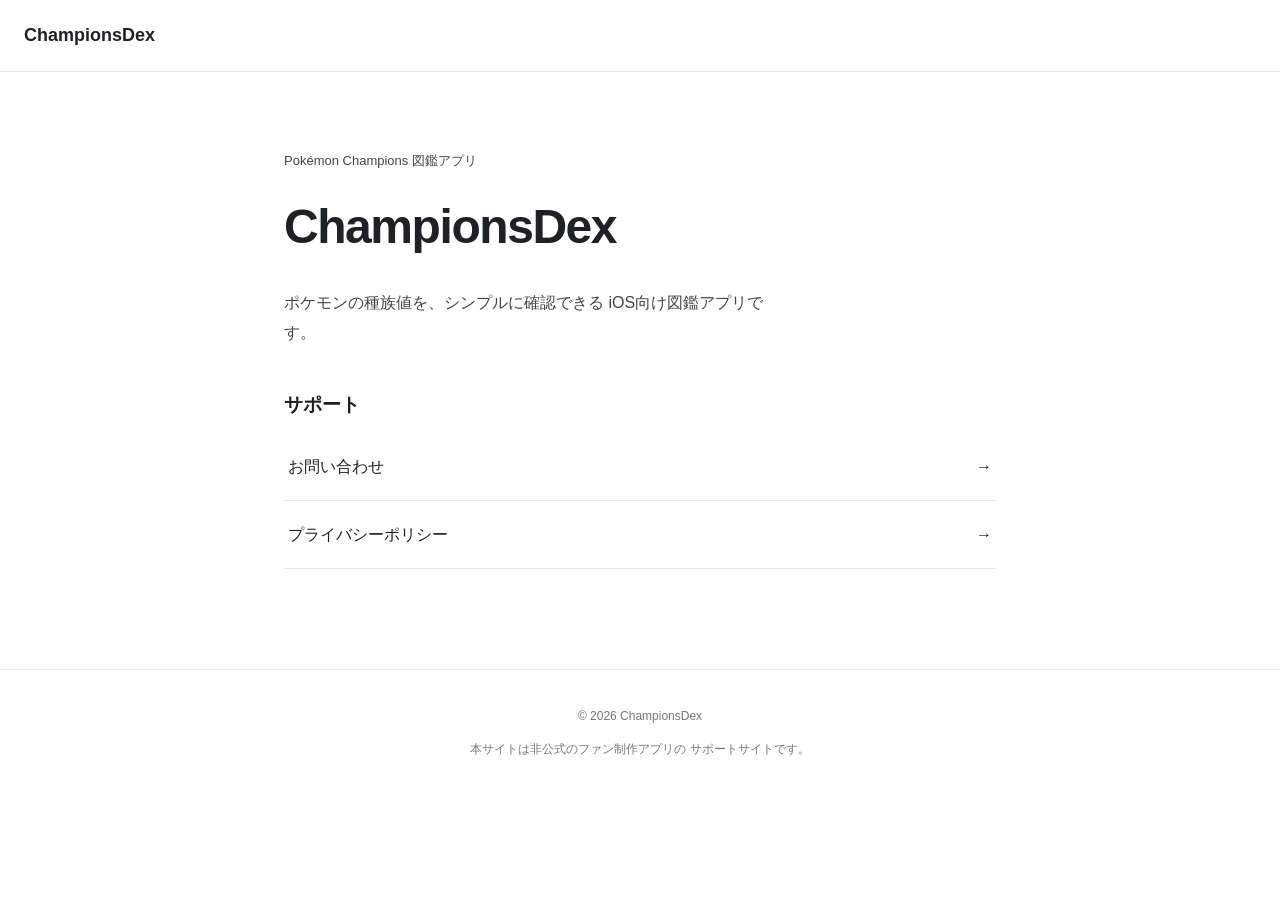
<file: index.html>
<!DOCTYPE html>
<html lang="ja">
<head>
  <meta charset="UTF-8">
  <meta name="viewport" content="width=device-width, initial-scale=1">
  <meta name="description" content="ChampionsDexのサポートサイト">
  <title>ChampionsDex</title>
  <link rel="stylesheet" href="style.css">
</head>
<body>
  <header class="site-header">
    <a class="brand" href="index.html">ChampionsDex</a>
  </header>

  <main class="container">
    <section class="hero">
      <p class="eyebrow">Pokémon Champions 図鑑アプリ</p>
      <h1>ChampionsDex</h1>
      <p>
        ポケモンの種族値を、シンプルに確認できる
        iOS向け図鑑アプリです。
      </p>
    </section>

    <section class="links">
      <h2>サポート</h2>
      <a class="link-card" href="contact.html">
        <span>お問い合わせ</span>
        <span aria-hidden="true">→</span>
      </a>
      <a class="link-card" href="privacy.html">
        <span>プライバシーポリシー</span>
        <span aria-hidden="true">→</span>
      </a>
    </section>
  </main>

  <footer class="site-footer">
    <p>© 2026 ChampionsDex</p>
    <p>
      本サイトは非公式のファン制作アプリの
      サポートサイトです。
    </p>
  </footer>
</body>
</html>
</file>
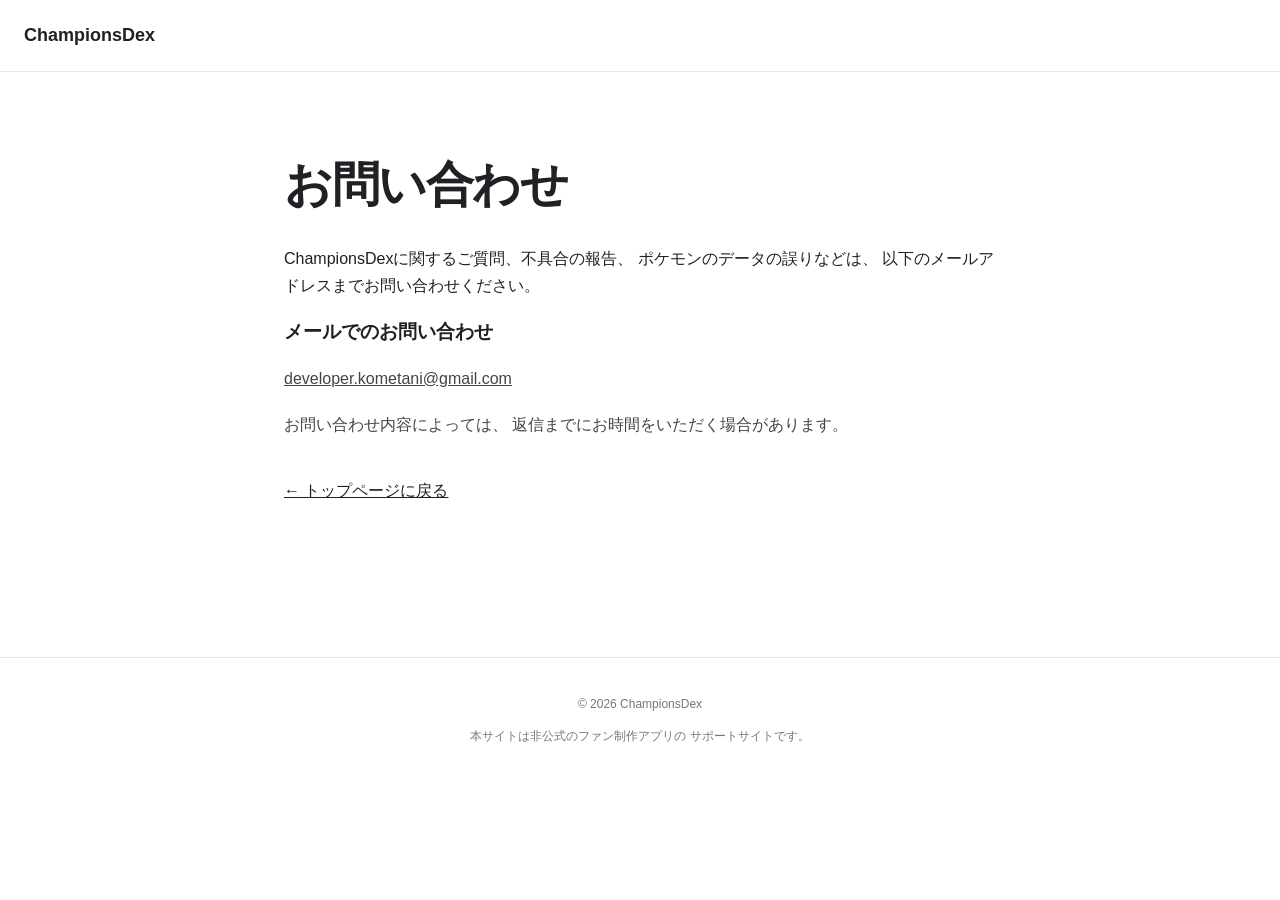
<file: contact.html>
<!DOCTYPE html>
<html lang="ja">
<head>
  <meta charset="UTF-8">
  <meta name="viewport" content="width=device-width, initial-scale=1">
  <meta name="description" content="ChampionsDexのお問い合わせページ">
  <title>お問い合わせ | ChampionsDex</title>
  <link rel="stylesheet" href="style.css">
</head>
<body>
  <header class="site-header">
    <a class="brand" href="index.html">ChampionsDex</a>
  </header>

  <main class="container">
    <h1>お問い合わせ</h1>

    <p>
      ChampionsDexに関するご質問、不具合の報告、
      ポケモンのデータの誤りなどは、
      以下のメールアドレスまでお問い合わせください。
    </p>

    <section class="contact-section">
      <h2>メールでのお問い合わせ</h2>

      <p>
        <a href="mailto:developer.kometani@gmail.com?subject=ChampionsDex%20お問い合わせ">
          developer.kometani@gmail.com
        </a>
      </p>

      <p>
        お問い合わせ内容によっては、
        返信までにお時間をいただく場合があります。
      </p>
    </section>

    <p>
      <a href="index.html">← トップページに戻る</a>
    </p>
  </main>

  <footer class="site-footer">
    <p>© 2026 ChampionsDex</p>
    <p>
      本サイトは非公式のファン制作アプリの
      サポートサイトです。
    </p>
  </footer>
</body>
</html>
</file>
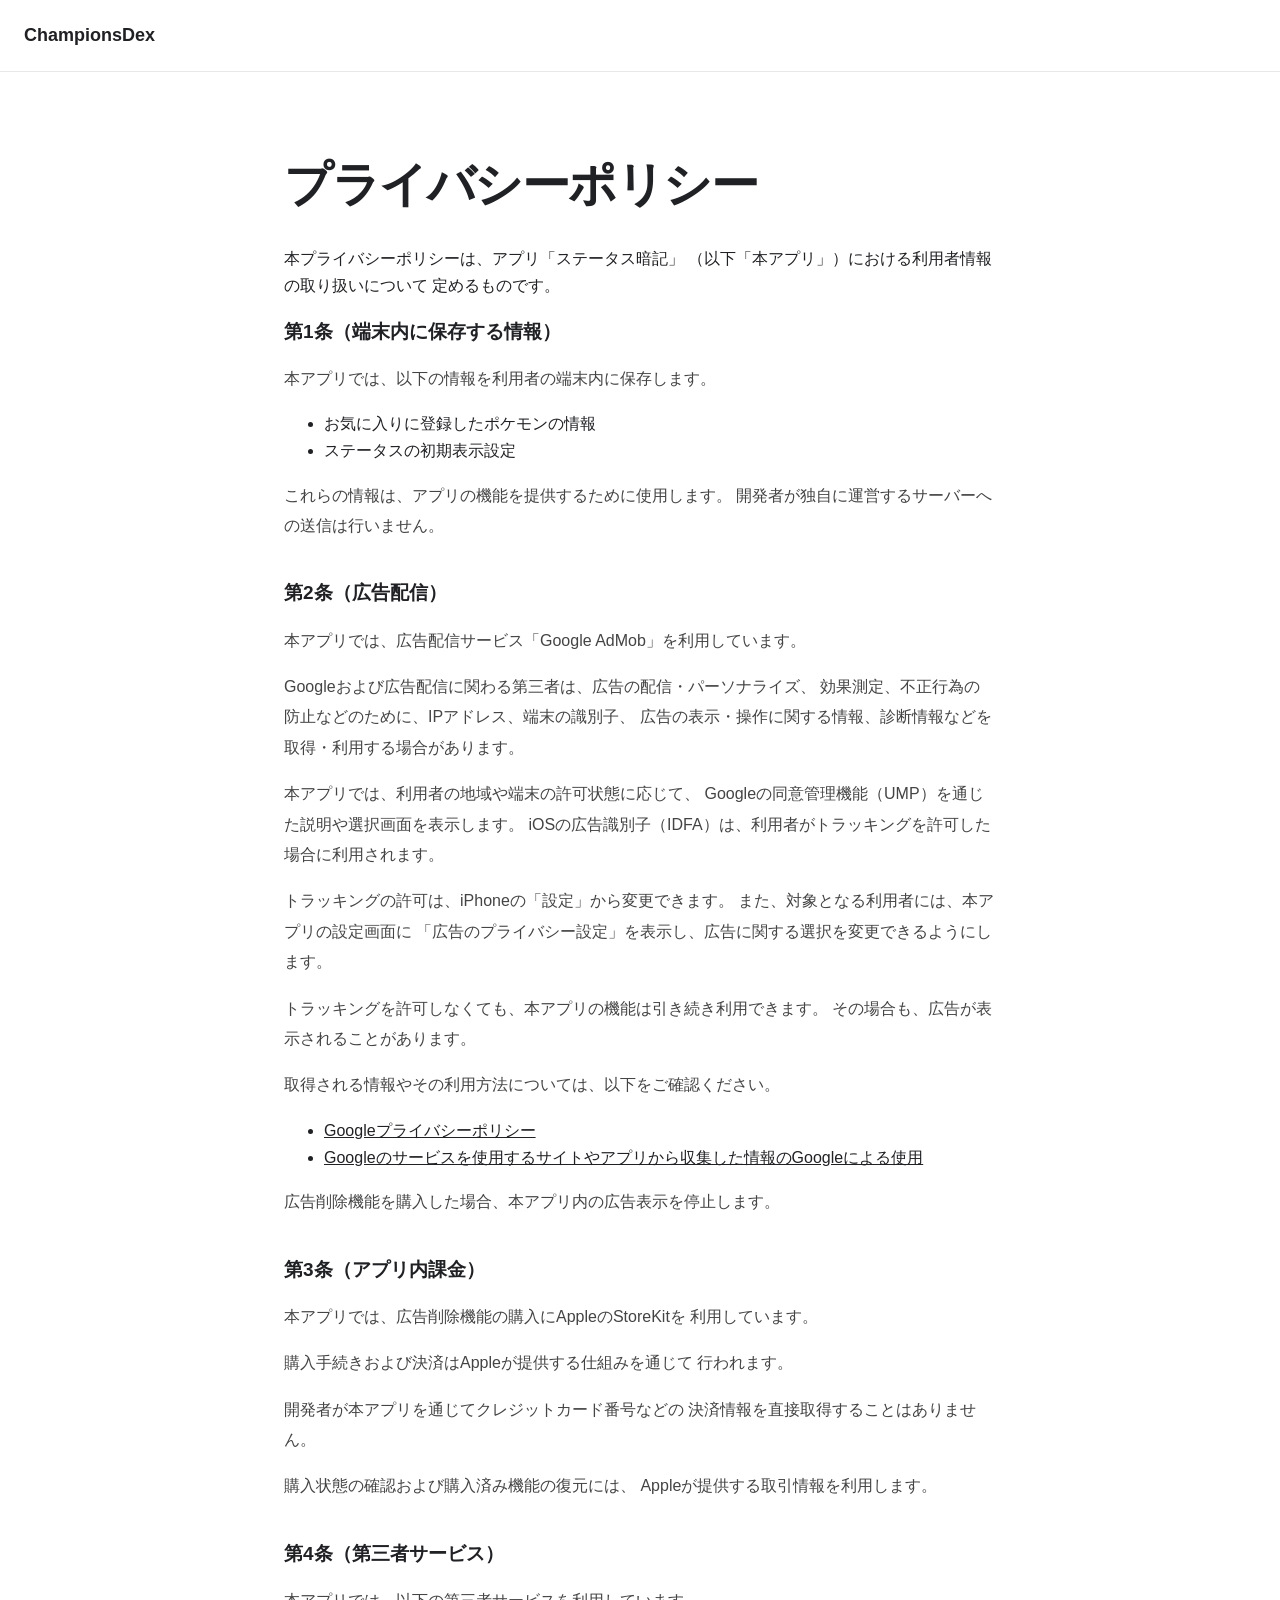
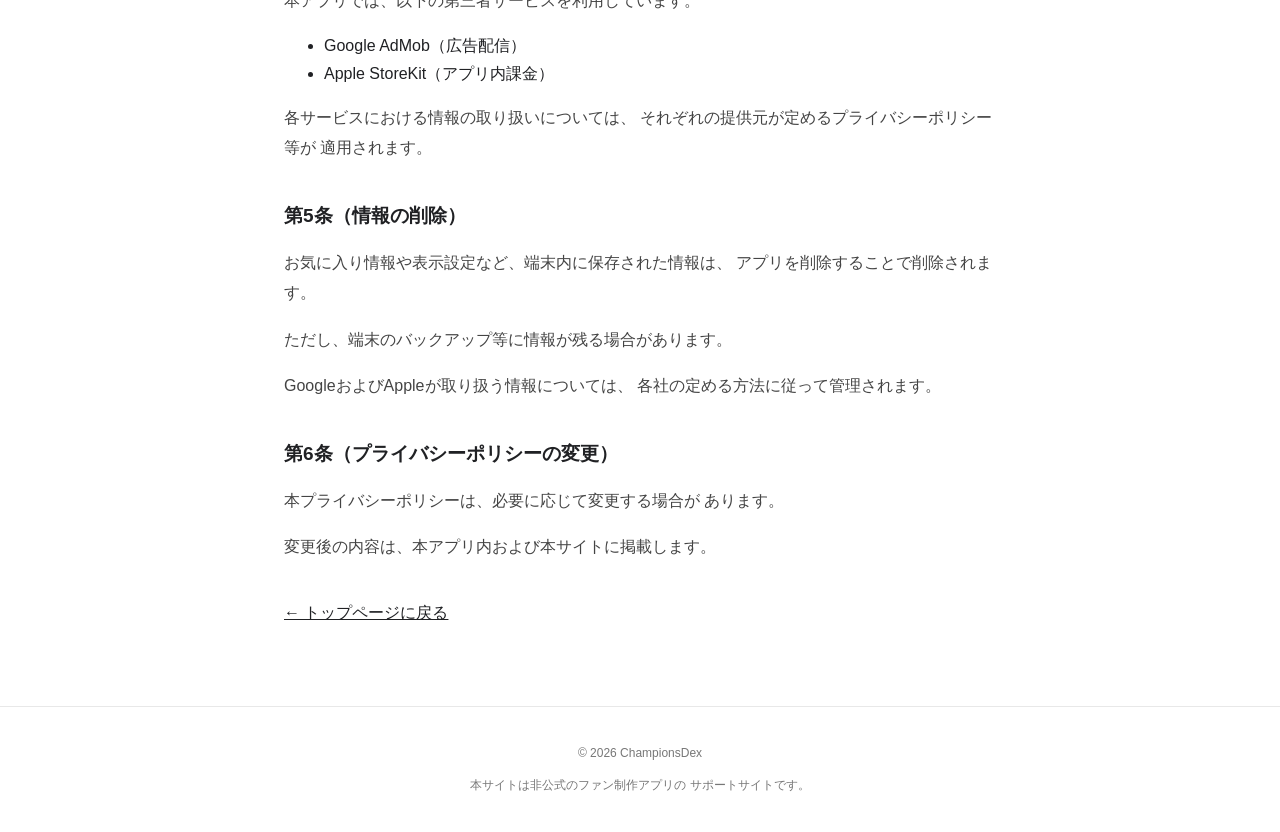
<file: privacy.html>
<!DOCTYPE html>
<html lang="ja">
<head>
  <meta charset="UTF-8">
  <meta name="viewport" content="width=device-width, initial-scale=1">
  <meta name="description"
        content="ステータス暗記のプライバシーポリシー">
  <title>プライバシーポリシー | ChampionsDex</title>
  <link rel="stylesheet" href="style.css">
</head>
<body>
  <header class="site-header">
    <a class="brand" href="index.html">ChampionsDex</a>
  </header>

  <main class="container">
    <h1>プライバシーポリシー</h1>

    <p>
      本プライバシーポリシーは、アプリ「ステータス暗記」
      （以下「本アプリ」）における利用者情報の取り扱いについて
      定めるものです。
    </p>

    <section>
      <h2>第1条（端末内に保存する情報）</h2>
      <p>本アプリでは、以下の情報を利用者の端末内に保存します。</p>
      <ul>
        <li>お気に入りに登録したポケモンの情報</li>
        <li>ステータスの初期表示設定</li>
      </ul>
      <p>
        これらの情報は、アプリの機能を提供するために使用します。
        開発者が独自に運営するサーバーへの送信は行いません。
      </p>
    </section>

    <section>
      <h2>第2条（広告配信）</h2>
      <p>
        本アプリでは、広告配信サービス「Google AdMob」を利用しています。
      </p>
      <p>
        Googleおよび広告配信に関わる第三者は、広告の配信・パーソナライズ、
        効果測定、不正行為の防止などのために、IPアドレス、端末の識別子、
        広告の表示・操作に関する情報、診断情報などを取得・利用する場合があります。
      </p>
      <p>
        本アプリでは、利用者の地域や端末の許可状態に応じて、
        Googleの同意管理機能（UMP）を通じた説明や選択画面を表示します。
        iOSの広告識別子（IDFA）は、利用者がトラッキングを許可した場合に利用されます。
      </p>
      <p>
        トラッキングの許可は、iPhoneの「設定」から変更できます。
        また、対象となる利用者には、本アプリの設定画面に
        「広告のプライバシー設定」を表示し、広告に関する選択を変更できるようにします。
      </p>
      <p>
        トラッキングを許可しなくても、本アプリの機能は引き続き利用できます。
        その場合も、広告が表示されることがあります。
      </p>
      <p>
        取得される情報やその利用方法については、以下をご確認ください。
      </p>
      <ul>
        <li>
          <a href="https://policies.google.com/privacy?hl=ja">
            Googleプライバシーポリシー
          </a>
        </li>
        <li>
          <a href="https://policies.google.com/technologies/partner-sites?hl=ja">
            Googleのサービスを使用するサイトやアプリから収集した情報のGoogleによる使用
          </a>
        </li>
      </ul>
      <p>
        広告削除機能を購入した場合、本アプリ内の広告表示を停止します。
      </p>
    </section>

    <section>
      <h2>第3条（アプリ内課金）</h2>
      <p>
        本アプリでは、広告削除機能の購入にAppleのStoreKitを
        利用しています。
      </p>
      <p>
        購入手続きおよび決済はAppleが提供する仕組みを通じて
        行われます。
      </p>
      <p>
        開発者が本アプリを通じてクレジットカード番号などの
        決済情報を直接取得することはありません。
      </p>
      <p>
        購入状態の確認および購入済み機能の復元には、
        Appleが提供する取引情報を利用します。
      </p>
    </section>

    <section>
      <h2>第4条（第三者サービス）</h2>
      <p>
        本アプリでは、以下の第三者サービスを利用しています。
      </p>
      <ul>
        <li>Google AdMob（広告配信）</li>
        <li>Apple StoreKit（アプリ内課金）</li>
      </ul>
      <p>
        各サービスにおける情報の取り扱いについては、
        それぞれの提供元が定めるプライバシーポリシー等が
        適用されます。
      </p>
    </section>

    <section>
      <h2>第5条（情報の削除）</h2>
      <p>
        お気に入り情報や表示設定など、端末内に保存された情報は、
        アプリを削除することで削除されます。
      </p>
      <p>
        ただし、端末のバックアップ等に情報が残る場合があります。
      </p>
      <p>
        GoogleおよびAppleが取り扱う情報については、
        各社の定める方法に従って管理されます。
      </p>
    </section>

    <section>
      <h2>第6条（プライバシーポリシーの変更）</h2>
      <p>
        本プライバシーポリシーは、必要に応じて変更する場合が
        あります。
      </p>
      <p>
        変更後の内容は、本アプリ内および本サイトに掲載します。
      </p>
    </section>

    <p>
      <a href="index.html">← トップページに戻る</a>
    </p>
  </main>

  <footer class="site-footer">
    <p>© 2026 ChampionsDex</p>
    <p>
      本サイトは非公式のファン制作アプリの
      サポートサイトです。
    </p>
  </footer>
</body>
</html>
</file>
<file: style.css>
:root {
  color-scheme: light;
  font-family: -apple-system, BlinkMacSystemFont,
    "Helvetica Neue", Arial, sans-serif;
  color: #202124;
  background: #fff;
}

* {
  box-sizing: border-box;
}

body {
  margin: 0;
  line-height: 1.7;
}

a {
  color: inherit;
}

.site-header {
  padding: 20px 24px;
  border-bottom: 1px solid #e8e8e8;
}

.brand {
  font-size: 18px;
  font-weight: 700;
  text-decoration: none;
}

.container {
  max-width: 760px;
  margin: 0 auto;
  padding: 64px 24px;
  min-height: 65vh;
}

.hero {
  margin-bottom: 64px;
}

.eyebrow {
  color: #777;
  font-size: 13px;
}

h1 {
  font-size: clamp(32px, 6vw, 48px);
  letter-spacing: -0.03em;
  margin: 8px 0 20px;
}

h2 {
  font-size: 20px;
  margin-bottom: 20px;
}

.hero p {
  max-width: 480px;
}

.links {
  margin-top: 40px;
}

.link-card {
  display: flex;
  justify-content: space-between;
  align-items: center;
  padding: 20px 4px;
  border-bottom: 1px solid #e8e8e8;
  text-decoration: none;
}

.link-card:hover {
  color: #666;
}

.site-footer {
  padding: 24px;
  border-top: 1px solid #e8e8e8;
  text-align: center;
  color: #777;
  font-size: 12px;
}


.container section {
  margin-bottom: 36px;
}

.container section h2 {
  font-size: 19px;
  margin-bottom: 12px;
}

.container section p {
  color: #444;
  line-height: 1.9;
}

.policy-date {
  margin: 48px 0 32px;
  color: #777;
  font-size: 13px;
}
</file>
